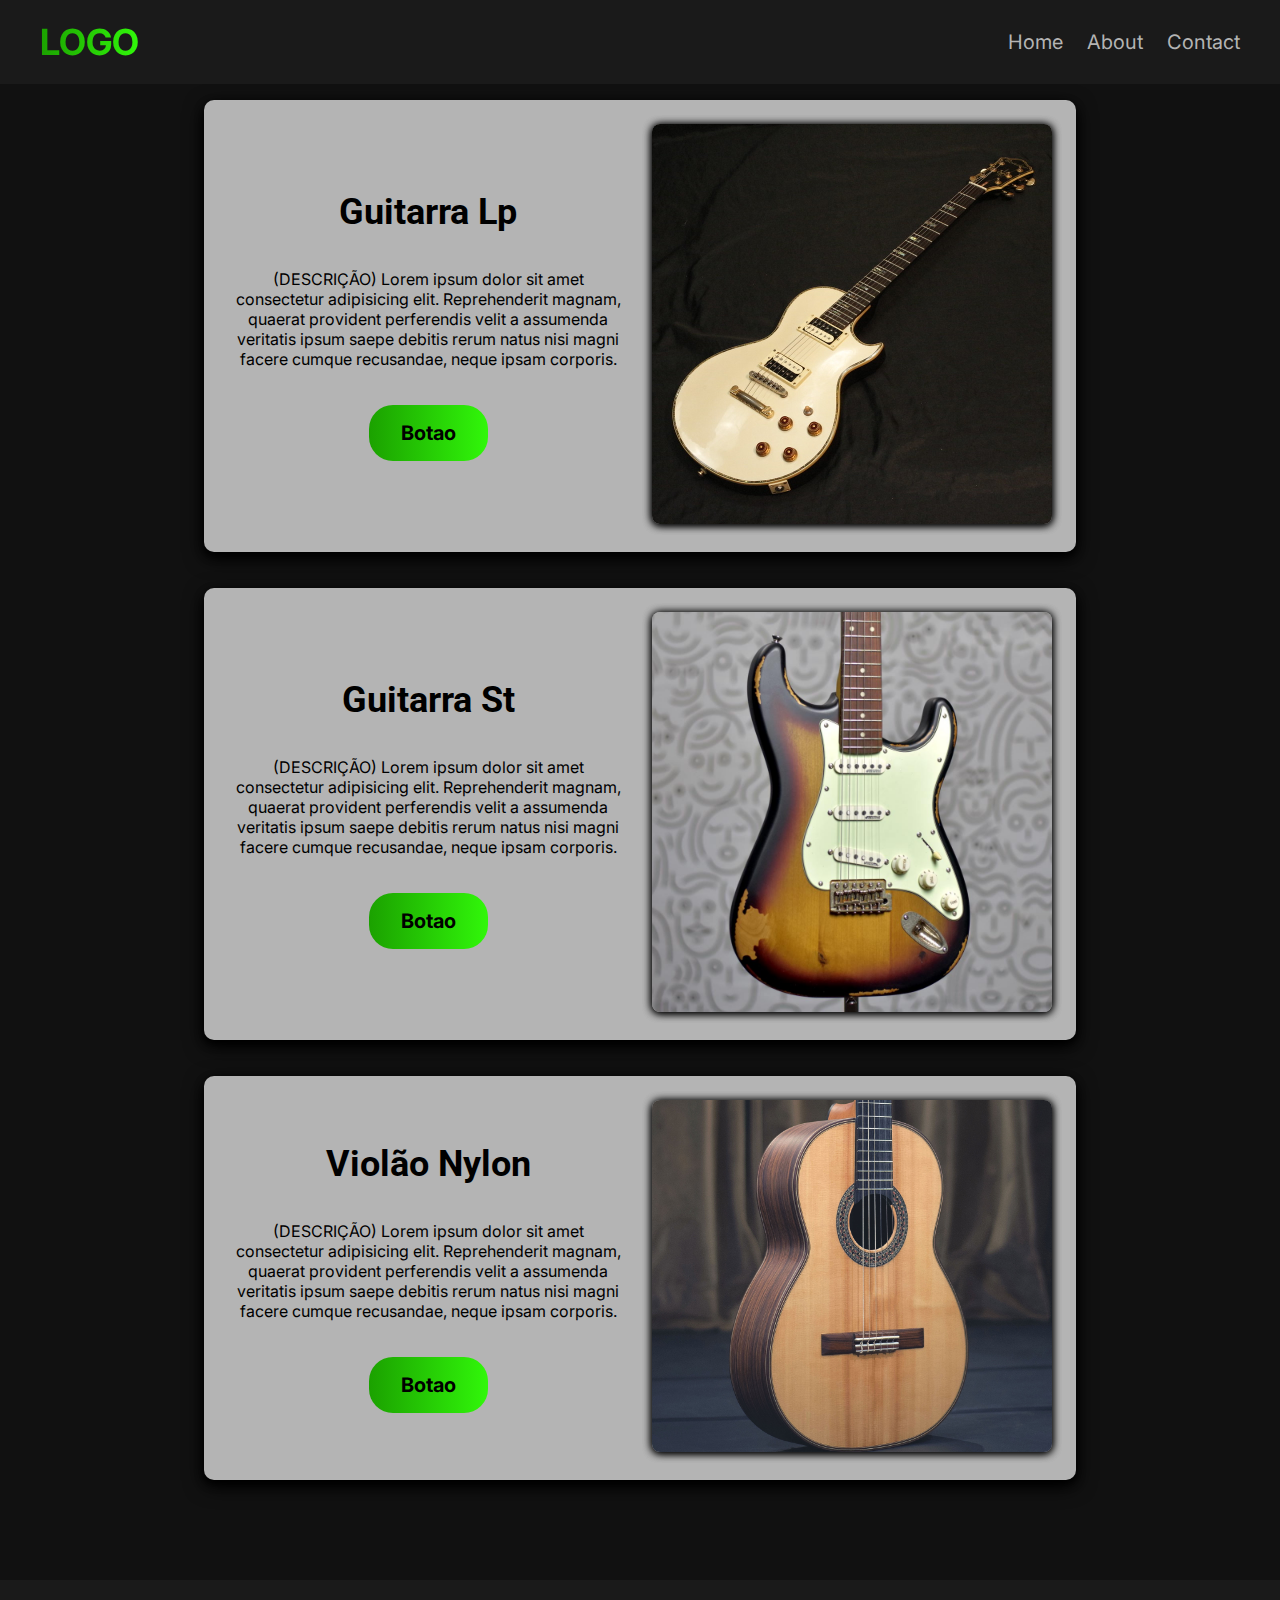
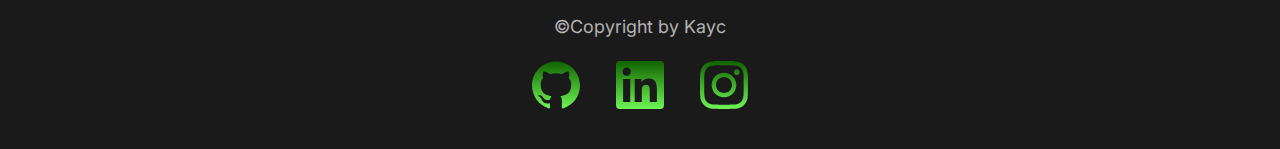
<file: index.html>
<!DOCTYPE html>
<html lang="pt-br">
<head>
    <meta charset="UTF-8">
    <meta http-equiv="X-UA-Compatible" content="IE=edge">
    <meta name="viewport" content="width=device-width, initial-scale=1.0">
    <title>Aula HTML</title>
    <link rel="stylesheet" href="./style.css">
</head>
<body>
    <header id="navigation">
        <a class="logo" href="">LOGO</a>
        <nav class="menu-desktop">
            <ul class="menu">
                <li><a href="">Home</a></li>
                <li><a href="">About</a></li>
                <li><a href="">Contact</a></li>
            </ul>
        </nav>
        <nav class="menu-responsive">
            <button id="open-menu" aria-label="Abrir Menu" onclick="openMenu()"><img src="./assets/icons/open-menu.svg" alt=""></button>
            <ul id="menu" class="menu">
                <button id="close-menu" aria-label="Abrir Menu" onclick="closeMenu()"><img src="./assets/icons/close-menu.svg" alt=""></button>
                <div class="menu-content">
                    <span class="border"></span>
                    <li><a onclick="closeMenu()" href="">Home</a></li>
                    <span class="border"></span>
                    <li><a onclick="closeMenu()" href="">About</a></li>
                    <span class="border"></span>
                    <li><a onclick="closeMenu()" href="">Contact</a></li>
                    <span class="border"></span>
                </div>
            </ul>
        </nav>
    </header>

    <section id="cards">
        <div class="card">
            <div class="content-column-a">
                <h2>Guitarra Lp</h2>
                <p>(DESCRIÇÃO) Lorem ipsum dolor sit amet consectetur adipisicing elit. Reprehenderit magnam, quaerat provident perferendis velit a assumenda veritatis ipsum saepe debitis rerum natus nisi magni facere cumque recusandae, neque ipsam corporis.</p>
                <a href="#">Botao</a>
            </div>
            <div class="content-column-b">
                <img src="./assets/instruments/lespaul.jpg" alt="imagem de uma guitarra lespaul de cor bege">
            </div>
        </div>
        <div class="card">
            <div class="content-column-a">
                <h2>Guitarra St</h2>
                <p>(DESCRIÇÃO) Lorem ipsum dolor sit amet consectetur adipisicing elit. Reprehenderit magnam, quaerat provident perferendis velit a assumenda veritatis ipsum saepe debitis rerum natus nisi magni facere cumque recusandae, neque ipsam corporis.</p>
                <a href="#">Botao</a>
            </div>
            <div class="content-column-b">
                <img src="./assets/instruments/stratocaster.jpg" alt="imagem de uma guitarra stratocaster de cor de madeira">
            </div>
        </div>
        <div class="card">
            <div class="content-column-a">
                <h2>Violão Nylon</h2>
                <p>(DESCRIÇÃO) Lorem ipsum dolor sit amet consectetur adipisicing elit. Reprehenderit magnam, quaerat provident perferendis velit a assumenda veritatis ipsum saepe debitis rerum natus nisi magni facere cumque recusandae, neque ipsam corporis.</p>
                <a href="#">Botao</a>
            </div>
            <div class="content-column-b">
                <img src="./assets/instruments/violao.jpg" alt="imagem de um violão de nylon">
            </div>
        </div>
    </section>

    <footer>
        <p>©Copyright by Kayc</p>
        <div class="social-links">
            <a href="https://github.com/kaycso" target="_blank"><img src="./assets/icons/github.svg" alt="icone do github"></a>
            <a href="https://www.linkedin.com/in/kayc-oliveira-3b6456234/" target="_blank"><img src="./assets/icons/linkedin.svg" alt="icone do linkedin"></a>
            <a href="https://www.instagram.com/kaycso/" target="_blank"><img src="./assets/icons/instagram.svg" alt="icone do instagram"></a>
        </div>
    </footer>

    <script src="./main.js"></script>
</body>
</html>
</file>
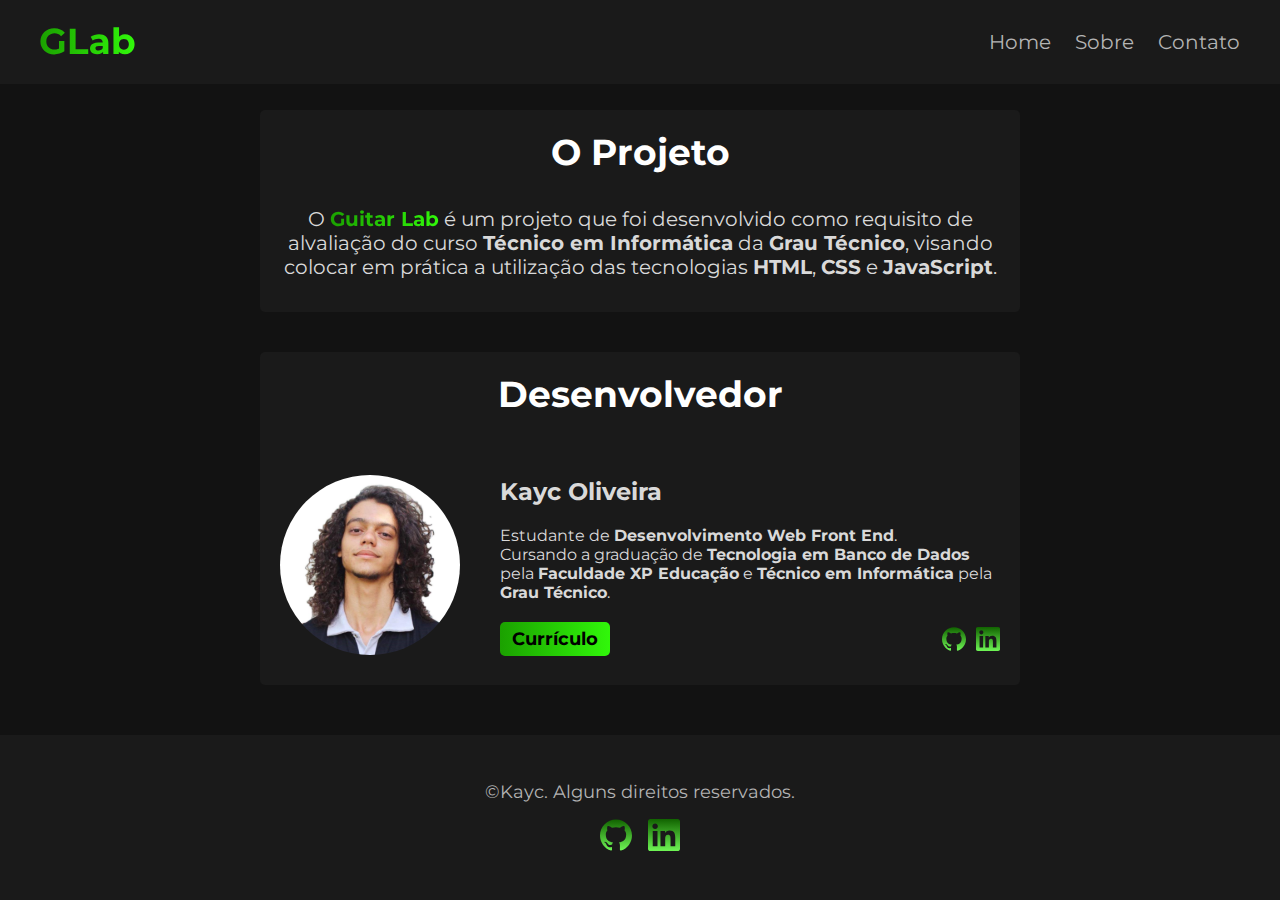
<file: content/about.html>
<!DOCTYPE html>
<html lang="en">
<head>
    <meta charset="UTF-8">
    <meta name="viewport" content="width=device-width, initial-scale=1.0">
    <title>Guitar Lab | About</title>
    <link rel="shortcut icon" href="../assets/favicon.svg" type="image/x-icon">
    <link rel="stylesheet" href="../css/about.css">
</head>
<body>
    <div class="grid">
        <header id="navigation">
            <a class="logo" href="">
                <img src="../assets/GLabLogo.svg" alt="Logo Guitar Lab">
            </a>
            <nav class="menu-desktop">
                <ul class="menu">
                    <li><a href="./home.html">Home</a></li>
                    <li><a href="./about.html">Sobre</a></li>
                    <li><a href="./contact.html">Contato</a></li>
                </ul>
            </nav>
            <nav class="menu-responsive">
                <button id="open-menu" aria-label="Abrir Menu" onclick="openMenu()"><img src="../assets/icons/open-menu.svg" alt=""></button>
                <ul id="menu" class="menu">
                    <button id="close-menu" aria-label="Abrir Menu" onclick="closeMenu()"><img src="../assets/icons/close-menu.svg" alt=""></button>
                    <div class="menu-content">
                        <span class="border"></span>
                        <li><a onclick="closeMenu()" href="./home.html">Home</a></li>
                        <span class="border"></span>
                        <li><a onclick="closeMenu()" href="./about.html">Sobre</a></li>
                        <span class="border"></span>
                        <li><a onclick="closeMenu()" href="./contact.html">Contato</a></li>
                        <span class="border"></span>
                    </div>
                </ul>
            </nav>
        </header>
    
        <main>
            <section id="project">
                <h2>O Projeto</h2>
                <p>O <span class="project-name">Guitar Lab</span> é um projeto que foi desenvolvido como requisito de alvaliação do curso <span>Técnico em Informática</span> da <span>Grau Técnico</span>, visando colocar em prática a utilização das tecnologias <span>HTML</span>, <span>CSS</span> e <span>JavaScript</span>.</p>
            </section>
    
            <section id="developer">
                <h2>Desenvolvedor</h2>
                <div class="content-container">
                    <div class="content-img">
                        <img src="../assets/img/photo.svg" alt="minha foto">
                    </div>
                    <div class="content">
                        <h3>Kayc Oliveira</h3>
                        <p>Estudante de <span>Desenvolvimento Web Front End</span>. <br>Cursando a graduação de <span>Tecnologia em Banco de Dados</span> pela <span>Faculdade XP Educação</span> e <span>Técnico em Informática</span> pela <span>Grau Técnico</span>.</p>
                        <div class="content-links">
                            <a href="">Currículo</a>
                            <div class="social">
                                <img src="../assets/icons/github.svg" alt="link para perfil no github">
                                <img src="../assets/icons/linkedin.svg" alt="link para perfil no linkedin">
                            </div>
                        </div>
                    </div>
                </div>
            </section>
        </main>
    
        <footer>
            <p>©Kayc. Alguns direitos reservados.</p>
            <div class="social-links">
                <a href="https://github.com/kaycso" target="_blank"><img src="../assets/icons/github.svg" alt="icone do github"></a>
                <a href="https://www.linkedin.com/in/kayc-oliveira-3b6456234/" target="_blank"><img src="../assets/icons/linkedin.svg" alt="icone do linkedin"></a>
            </div>
        </footer>
    </div>
    
    <script src="../script/menu.js"></script>
</body>
</html>
</file>
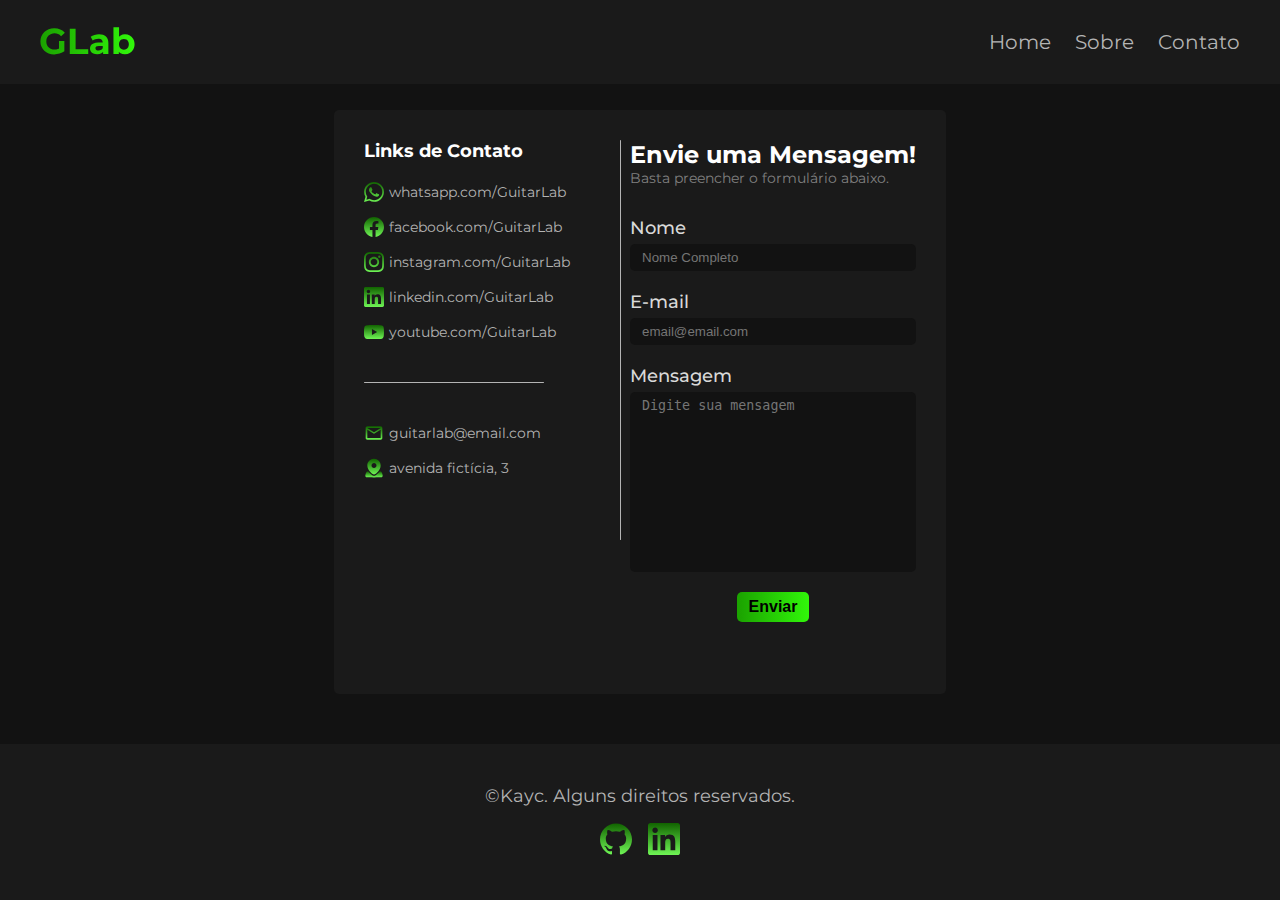
<file: content/contact.html>
<!DOCTYPE html>
<html lang="en">
<head>
    <meta charset="UTF-8">
    <meta name="viewport" content="width=device-width, initial-scale=1.0">
    <title>Guitar Lab | Contact</title>
    <link rel="shortcut icon" href="../assets/favicon.svg" type="image/x-icon">
    <link rel="stylesheet" href="../css/contact.css">
</head>
<body>
    <div class="grid">
        <header id="navigation">
            <a class="logo" href="">
                <img src="../assets/GLabLogo.svg" alt="Logo Guitar Lab">
            </a>
            <nav class="menu-desktop">
                <ul class="menu">
                    <li><a href="./home.html">Home</a></li>
                    <li><a href="./about.html">Sobre</a></li>
                    <li><a href="./contact.html">Contato</a></li>
                </ul>
            </nav>
            <nav class="menu-responsive">
                <button id="open-menu" aria-label="Abrir Menu" onclick="openMenu()"><img src="../assets/icons/open-menu.svg" alt=""></button>
                <ul id="menu" class="menu">
                    <button id="close-menu" aria-label="Abrir Menu" onclick="closeMenu()"><img src="../assets/icons/close-menu.svg" alt=""></button>
                    <div class="menu-content">
                        <span class="border"></span>
                        <li><a onclick="closeMenu()" href="./home.html">Home</a></li>
                        <span class="border"></span>
                        <li><a onclick="closeMenu()" href="./about.html">Sobre</a></li>
                        <span class="border"></span>
                        <li><a onclick="closeMenu()" href="./contact.html">Contato</a></li>
                        <span class="border"></span>
                    </div>
                </ul>
            </nav>
        </header>
    
        <main>
            <div class="container">
                <section id="contactLinks">
                    <h3>Links de Contato</h3>
                    <div class="contact-content-container">
                        <a href="" class="contact-content">
                            <img src="../assets/icons/whatsapp.svg" alt="">
                            <p>whatsapp.com/GuitarLab</p>
                        </a>
                        <a href="" class="contact-content">
                            <img src="../assets/icons/facebook.svg" alt="">
                            <p>facebook.com/GuitarLab</p>
                        </a>
                        <a href="" class="contact-content">
                            <img src="../assets/icons/instagram.svg" alt="">
                            <p>instagram.com/GuitarLab</p>
                        </a>
                        <a href="" class="contact-content">
                            <img src="../assets/icons/linkedin.svg" alt="">
                            <p>linkedin.com/GuitarLab</p>
                        </a>
                        <a href="" class="contact-content">
                            <img src="../assets/icons/youtube.svg" alt="">
                            <p>youtube.com/GuitarLab</p>
                        </a>
                    </div>
                    <span class="divisor"></span>
                    <div class="contact-content-container">
                        <a href="" class="contact-content">
                            <img src="../assets/icons/email.svg" alt="">
                            <p>guitarlab@email.com</p>
                        </a>
                        <a href="" class="contact-content">
                            <img src="../assets/icons/location.svg" alt="">
                            <p>avenida fictícia, 3</p>
                        </a>
                    </div>
                </section>
        
                <section id="form">
                    <span class="divisor"></span>
                    <div class="title">
                        <h2>Envie uma Mensagem!</h2>
                        <p>Basta preencher o formulário abaixo.</p>
                    </div>
                    <form action="">
                        <div class="form-content">
                            <label for="name">Nome</label>
                            <input type="text" name="name" id="name" placeholder="Nome Completo">
                        </div>
                        <div class="form-content">
                            <label for="email">E-mail</label>
                            <input type="email" name="email" id="email" placeholder="email@email.com">
                        </div>
                        <div class="form-content">
                            <label for="msg">Mensagem</label>
                            <textarea name="msg" id="msg" cols="" rows="" placeholder="Digite sua mensagem"></textarea>
                        </div>
                        <button type="submit">Enviar</button>
                    </form>
                </section>
            </div>
        </main>
    
        <footer>
            <p>©Kayc. Alguns direitos reservados.</p>
            <div class="social-links">
                <a href="https://github.com/kaycso" target="_blank"><img src="../assets/icons/github.svg" alt="icone do github"></a>
                <a href="https://www.linkedin.com/in/kayc-oliveira-3b6456234/" target="_blank"><img src="../assets/icons/linkedin.svg" alt="icone do linkedin"></a>
            </div>
        </footer>
    </div>
    <script src="../script/menu.js"></script>
</body>
</html>
</file>
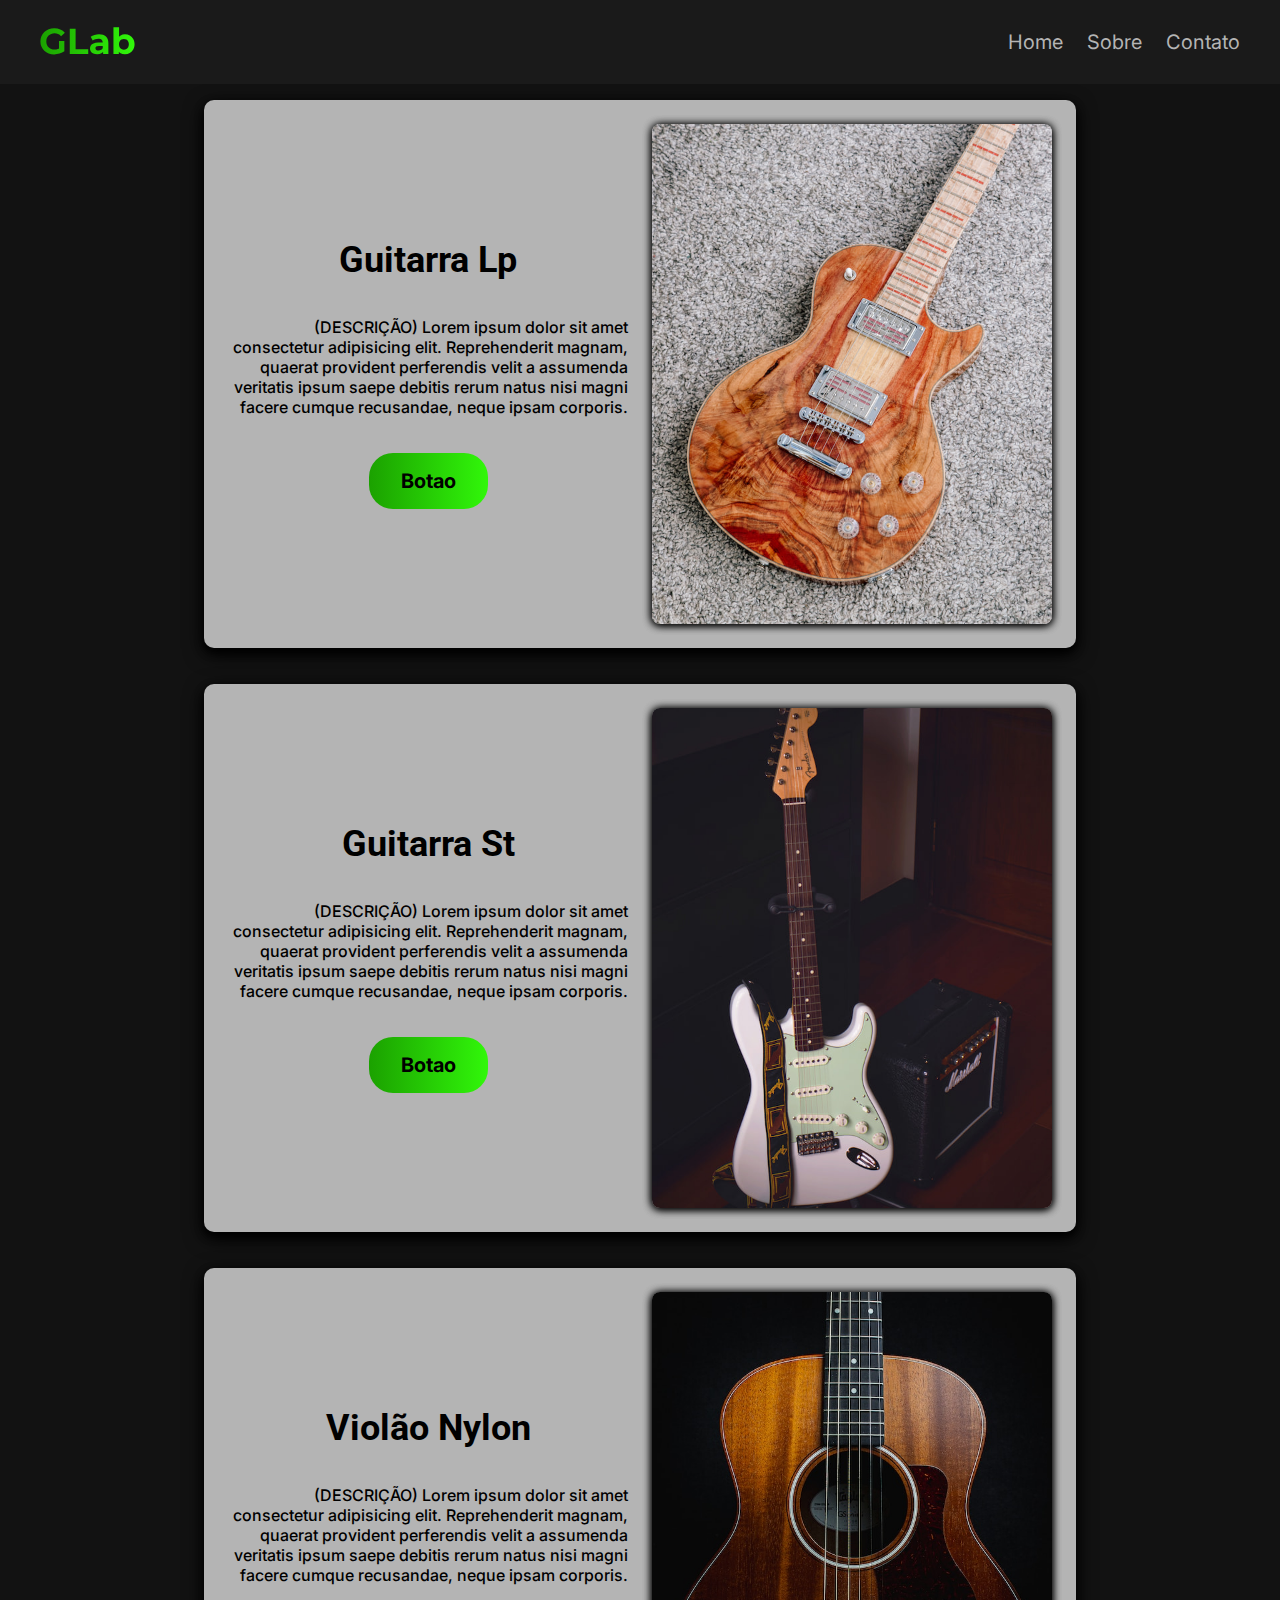
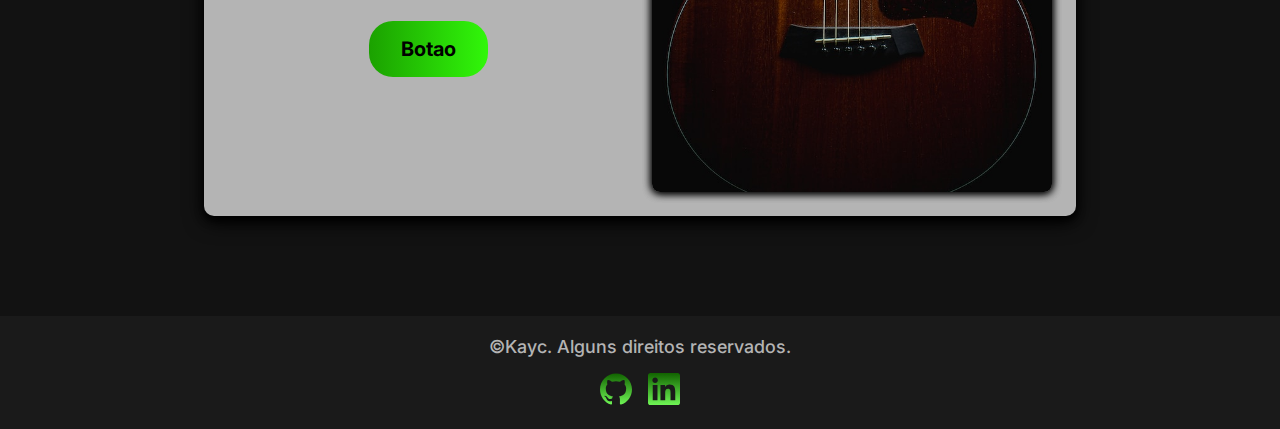
<file: content/home.html>
<!DOCTYPE html>
<html lang="pt-br">
<head>
    <meta charset="UTF-8">
    <meta http-equiv="X-UA-Compatible" content="IE=edge">
    <meta name="viewport" content="width=device-width, initial-scale=1.0">
    <title>Guitar Lab</title>
    <link rel="shortcut icon" href="../assets/favicon.svg" type="image/x-icon">
    <link rel="stylesheet" href="../css/home.css">
</head>
<body>
    <header id="navigation">
        <a class="logo" href="">
            <img src="../assets/GLabLogo.svg" alt="Logo Guitar Lab">
        </a>
        <nav class="menu-desktop">
            <ul class="menu">
                <li><a href="./home.html">Home</a></li>
                <li><a href="./about.html">Sobre</a></li>
                <li><a href="./contact.html">Contato</a></li>
            </ul>
        </nav>
        <nav class="menu-responsive">
            <button id="open-menu" aria-label="Abrir Menu" onclick="openMenu()"><img src="../assets/icons/open-menu.svg" alt=""></button>
            <ul id="menu" class="menu">
                <button id="close-menu" aria-label="Abrir Menu" onclick="closeMenu()"><img src="../assets/icons/close-menu.svg" alt=""></button>
                <div class="menu-content">
                    <span class="border"></span>
                    <li><a onclick="closeMenu()" href="./home.html">Home</a></li>
                    <span class="border"></span>
                    <li><a onclick="closeMenu()" href="./about.html">Sobre</a></li>
                    <span class="border"></span>
                    <li><a onclick="closeMenu()" href="./contact.html">Contato</a></li>
                    <span class="border"></span>
                </div>
            </ul>
        </nav>
    </header>

    <main>
        <section id="cards">
            <div class="card">
                <div class="content-column-a">
                    <h2>Guitarra Lp</h2>
                    <p>(DESCRIÇÃO) Lorem ipsum dolor sit amet consectetur adipisicing elit. Reprehenderit magnam, quaerat provident perferendis velit a assumenda veritatis ipsum saepe debitis rerum natus nisi magni facere cumque recusandae, neque ipsam corporis.</p>
                    <a href="#">Botao</a>
                </div>
                <div class="content-column-b">
                    <img src="../assets/img/instruments/lespaul.jpg" alt="imagem de uma guitarra lespaul de cor bege">
                </div>
            </div>
            <div class="card">
                <div class="content-column-a">
                    <h2>Guitarra St</h2>
                    <p>(DESCRIÇÃO) Lorem ipsum dolor sit amet consectetur adipisicing elit. Reprehenderit magnam, quaerat provident perferendis velit a assumenda veritatis ipsum saepe debitis rerum natus nisi magni facere cumque recusandae, neque ipsam corporis.</p>
                    <a href="#">Botao</a>
                </div>
                <div class="content-column-b">
                    <img src="../assets/img/instruments/stratocaster.jpg" alt="imagem de uma guitarra stratocaster de cor de madeira">
                </div>
            </div>
            <div class="card">
                <div class="content-column-a">
                    <h2>Violão Nylon</h2>
                    <p>(DESCRIÇÃO) Lorem ipsum dolor sit amet consectetur adipisicing elit. Reprehenderit magnam, quaerat provident perferendis velit a assumenda veritatis ipsum saepe debitis rerum natus nisi magni facere cumque recusandae, neque ipsam corporis.</p>
                    <a href="#">Botao</a>
                </div>
                <div class="content-column-b">
                    <img src="../assets/img/instruments/violao.jpg" alt="imagem de um violão de nylon">
                </div>
            </div>
        </section>
    </main>

    <footer>
        <p>©Kayc. Alguns direitos reservados.</p>
        <div class="social-links">
            <a href="https://github.com/kaycso" target="_blank"><img src="../assets/icons/github.svg" alt="icone do github"></a>
            <a href="https://www.linkedin.com/in/kayc-oliveira-3b6456234/" target="_blank"><img src="../assets/icons/linkedin.svg" alt="icone do linkedin"></a>
        </div>
    </footer>

    <script src="../script/menu.js"></script>
</body>
</html>
</file>
<file: style.css>
@import url('https://fonts.googleapis.com/css2?family=Inter:wght@400;500;600;700&family=Roboto:wght@400;500;700&display=swap');

* {
    margin: 0;
    padding: 0;
    box-sizing: border-box;
    color: #000;
    text-decoration: none;
    list-style: none;
}

body {
    background-color: #111;
    display: flex;
    flex-direction: column;
    align-items: center;
    min-height: 100vh;
    justify-content: center;
    font-family: 'Inter', sans-serif;
}

#open-menu,
#close-menu {
    background-color: transparent;
    border: none;
    cursor: pointer;
}

.menu-responsive {
    display: none;
}

/* ==== Navigation ============== */
#navigation {
    background-color: #1a1a1a;
    width: 100%;
    display: flex;
    justify-content: space-between;
    align-items: center;
    padding: 20px 40px;
    position: fixed;
    top: 0;
    z-index: 1;
}

#navigation .logo {
    font-size: 36px;
    font-weight: 700;
    color: transparent;
    background-image: linear-gradient(90deg, #1ba100, #31f70a);
    background-clip: text;
    -webkit-background-clip: text;
}

#navigation .menu {
    display: flex;
    gap: 24px;

}

#navigation .menu li a {
    color: #b4b4b4;
    font-size: 20px;
}

#navigation .menu li a:hover {
    color: transparent;
    background-image: linear-gradient(90deg, #1ba100, #31f70a);
    background-clip: text;
    -webkit-background-clip: text;
}

/* ==== SECTION CARDS =========== */
#cards {
    margin-block: 100px;
    margin-inline: 36px;
    display: flex;
    flex-direction: column;
    gap: 36px;
}

.card {
    display: flex;
    background-color: #b4b4b4;
    border-radius: 10px;
    max-width: max-content;
    padding: 24px;
    gap: 24px;
    box-shadow: 0 4px 8px 0 #000, 0 6px 20px 0 #000;
    transition: transform 200ms;
}

.card:hover {
    transform: scale(1.03);
}

.content-column-a {
    display: flex;
    flex-direction: column;
    gap: 36px;
    text-align: center;
    max-width: 400px;
    justify-content: center;
}

.content-column-a h2 {
    font-family: 'Roboto', sans-serif;
    font-size: 36px;
}

.content-column-a a {
    background-image: linear-gradient(90deg, #1ba100, #31f70a) ;
    padding: 16px 32px;
    border-radius: 24px;
    align-self: center;
    font-weight: 700;
    font-size: 20px;
}

.content-column-b {
    max-width: 400px;
}

.content-column-b img {
    max-width: 100%;
    box-shadow: 0 1px 8px 0 #000, 0 1px 8px 0 #000;
    border-radius: 8px;
}

/* ==== FOOTER ============ */
footer {
    background-color: #1a1a1a;
    width: 100%;
    text-align: center;
    padding: 36px;
    display: flex;
    flex-direction: column;
    gap: 24px;
}

footer p {
    color: #b4b4b4;
    font-size: 18px;
}

footer .social-links {
    display: flex;
    justify-content: center;
    gap: 36px;
}

/* MEDIA QUERIES */
@media (max-width: 840px) {
    #navigation {
        padding: 16px;
    }

    /* menu hidden */
    #navigation .menu-desktop {
        display: none;
    }

    #navigation .menu-responsive {
        display: block;
        position: relative;
    }

    #navigation .menu-responsive #menu {
        display: none;
    }

    /* ===== menu expanded =======*/
    body.expanded {
        overflow: hidden;
    }

    #navigation .menu-responsive #open-menu.expanded {
        display: none;
    }

    #navigation .menu-responsive #menu.expanded {
        background-color: #1a1a1a;
        display: flex;
        position: absolute;
        width: 100vw;
        height: 100vh;
        right: -16px;
        top: -38px;
        flex-direction: column;
        align-items: center;
        padding-top: 16px;
        gap: 0;
    }

    #navigation .menu-responsive #menu.expanded #close-menu {
        align-self: flex-end;
        margin-right: 16px;
    }

    #navigation .menu-responsive #menu.expanded .menu-content {
        display: flex;
        flex-direction: column;
        text-align: center;
        margin-top: 16px;
        width: 100%;
    }

    #navigation .menu-responsive #menu.expanded .menu-content span {
        display: block;
        width: 100%;
        height: 1px;
        background-color: #b4b4b4;
    }

    #navigation .menu-responsive #menu.expanded .menu-content  li {
        padding-block: 24px;
    }

    /* ===== Cards Section ======== */
    #cards {
        margin-inline: 16px;
    }

    .card {
        flex-direction: column-reverse;
    }

    .card:hover {
        transform: none;
    }
}
</file>
<file: css/about.css>
@import url("./generalStyles.css");


body {
    font-family: "montserrat", sans-serif;
    min-height: 100vh;
    position: relative;
}

main {
    margin-top: 110px;
    padding-inline: 20px;
    display: grid;
    justify-items: center;
    gap: 40px;
}

.grid {
    display: grid;
    min-height: 100vh;
    gap: 50px;
}

section {
    max-width: 760px;
}

section h2 {
    color: #fff;
    font-size: 36px;
}

/* ======= Section Project ========================== */
#project {
    background-color: var(--background-color);
    border-radius: 5px;
    padding: 20px;
    display: grid;
    justify-items: center;
    text-align: center;
    gap: 20px;
}

#project p {
    color: var(--text-color-1);
    font-size: 20px;
}

#project p span {
    font-weight: 700;
    color: inherit;
}

#project p .project-name {
    color: transparent;
    background-image: var(--gradient);
    background-clip: text;
    -webkit-background-clip: text;
}

/* ======= Section Developer =========================== */
#developer {
    background-color: var(--background-color);
    border-radius: 5px;
    display: grid;
    justify-items: center;
    gap: 40px;
    padding: 20px;
}

#developer .content-container {
    display: flex;
    gap: 40px;
    align-items: center;
}

#developer .content-container .content-img img {
    width: 180px;
}

#developer .content-container .content {
    display: grid;
    gap: 20px;
}

#developer .content-container .content h3 {
    font-size: 24px;
    font-weight: 700;
    color: var(--text-color-1);
}

#developer .content-container .content p {
    font-size: 16px;
    color: var(--text-color-1);
}

#developer .content-container .content p span {
    color: inherit;
    font-weight: 700;
}

#developer .content-container .content .content-links {
    display: flex;
    align-items: center;
    justify-content: space-between;
}

#developer .content-container .content .content-links a {
    padding: 6px 12px;
    font-size: 18px;
    font-weight: 700;
    background-image: var(--gradient);
    border-radius: 5px;
}

#developer .content-container .content .content-links .social {
    display: flex;
    gap: 10px;
}

#developer .content-container .content .content-links .social img {
    width: 24px;
}

@media (max-width: 650px) {
    section h2 {
        font-size: 32px;
    }

    #developer {
        gap: 24px;
    }

    #developer .content-container {
        display: grid;
        justify-items: center;
        text-align: center;
        gap: 10px;
    }

    #developer .content-container .content {
        justify-items: center;
        gap: 20px;
    }

    #developer .content-container .content h3 {
        font-size: 20px;
    }
    
    #developer .content-container .content p {
        font-size: 14px;
    }

    #developer .content-container .content .content-links {
        display: grid;
        justify-items: center;
        gap: 15px;
    }
}
</file>
<file: css/contact.css>
@import url("./generalStyles.css");

body {
    font-family: 'montserrat', sans-serif;
    min-height: 100vh;
    position: relative;
}

.grid {
    display: grid;
    min-height: 100vh;
    gap: 50px;
}

main {
    display: grid;
}

.container {
    margin-top: 110px;
    margin-inline: 20px;
    display: flex;
    padding: 30px;
    background-color: var(--background-color);
    border-radius: 5px;
    justify-content: center;
    justify-self: center;
    gap: 60px;
}

#contactLinks {
    display: flex;
    flex-direction: column;
    gap: 20px;
}

#contactLinks h3 {
    font-size: 18px;
    color: #fff;
}

#contactLinks .contact-content-container {
    display: flex;
    flex-direction: column;
    gap: 15px;
}

#contactLinks .contact-content-container .contact-content {
    display: flex;
    align-items: center;
    gap: 5px;
}

#contactLinks .contact-content-container .contact-content img {
    width: 20px;
}

#contactLinks .contact-content-container .contact-content p {
    color: var(--text-color-2);
    font-size: 14px;
}

#contactLinks .divisor {
    width: 180px;
    height: 1px;
    background-color: var(--background-color-2);
    border-radius: 1px;
    margin-block: 20px;
}

/* ===== Section Form ============================================ */
#form {
    position: relative;
    display: flex;
    flex-direction: column;
    gap: 30px;
}

#form span {
    height: 400px;
    width: 1px;
    display: block;
    background-color: var(--background-color-2);
    position: absolute;
    left: -10px;
    border-radius: 1px;
}

#form .title h2 {
    color: #fff;
    font-size: 24px;
}

#form .title p {
    color: var(--text-color-3);
    font-size: 14px;
}

#form form {
    display: grid;
    gap: 20px;
}

#form .form-content {
    display: grid;
    gap: 5px;
}

#form .form-content label {
    color: var(--text-color-1);
    font-size: 18px;
    font-weight: 500;
}

#form .form-content input,
#form .form-content textarea {
    padding: 6px 12px;
    outline: none;
    border: none;
    border-radius: 5px;
    background-color: var(--background-color-body);
    color: #fff;
}

#form .form-content input:-webkit-autofill,
#form .form-content textarea:-webkit-autofill
#form .form-content input:-webkit-autofill:hover,
#form .form-content textarea:-webkit-autofill:hover
#form .form-content input:-webkit-autofill:focus,
#form .form-content textarea:-webkit-autofill:focus {
    -webkit-box-shadow: 0 0 0 100px var(--background-color-body) inset;
    -webkit-text-fill-color: #fff !important;
    transition: background-color 5000s ease-in-out 0s;
}

#form .form-content textarea {
    min-height: 180px;
    resize: none;
}

#form form button {
    padding: 6px 12px;
    background-image: var(--gradient);
    border: none;
    font-size: 16px;
    justify-self: center;
    border-radius: 5px;
    font-weight: 700;
}

@media (max-width: 650px) {
    .container {
        display: flex;
        flex-direction: column-reverse;
    }

    #form .divisor {
        /* rotate: 90deg; */
        left: 0px;
        bottom: -30px;
        width: 100%;
        height: 1px;
    }

    #contactLinks h3 {
        text-align: center;
    }

    #contactLinks .divisor {
        width: 100%;
    }
}
</file>
<file: css/home.css>
@import url("./generalStyles.css");

body {
    background-color: var(--background-color-body);
    display: flex;
    flex-direction: column;
    align-items: center;
    justify-content: center;
}

p {
    font-weight: 500;
}

/* ==== SECTION CARDS =========== */
#cards {
    margin-block: 100px;
    margin-inline: 36px;
    display: flex;
    flex-direction: column;
    gap: 36px;
}

.card {
    display: flex;
    background-color: var(--background-color-2);
    border-radius: 10px;
    max-width: max-content;
    padding: 24px;
    gap: 24px;
    box-shadow: 0 4px 8px 0 #000, 0 6px 20px 0 #000;
    transition: transform 200ms;
}

.card:hover {
    transform: scale(1.03);
}

.content-column-a {
    display: flex;
    flex-direction: column;
    gap: 36px;
    max-width: 400px;
    align-items: center;
    justify-content: center;
    text-align: end;
}

.content-column-a h2 {
    font-family: 'Roboto', sans-serif;
    font-size: 36px;
}

.content-column-a a {
    background-image: var(--gradient);
    padding: 16px 32px;
    border-radius: 24px;
    align-self: center;
    font-weight: 700;
    font-size: 20px;
}

.content-column-b {
    width: 400px;
    height: 500px;
}

.content-column-b img {
    width: 100%;
    height: 100%;
    box-shadow: 0 1px 8px 0 #000, 0 1px 8px 0 #000;
    border-radius: 8px;
    object-fit: cover;
    object-position: center;
}

/* MEDIA QUERIES */
@media (max-width: 840px) {
    #navigation {
        padding: 16px;
    }

    /* menu expanded hidden */
    #navigation .menu-desktop,
    #navigation .menu-responsive #menu {
        display: none;
    }

    #navigation .menu-responsive {
        display: block;
        position: relative;
    }

    /* ===== menu expanded =======*/
    body.expanded {
        overflow: hidden;
    }

    #navigation .menu-responsive #open-menu.expanded {
        display: none;
    }

    #navigation .menu-responsive #menu.expanded {
        background-color: var(--background-color);
        display: flex;
        position: absolute;
        width: 100vw;
        height: 100vh;
        right: -16px;
        top: -38px;
        flex-direction: column;
        align-items: center;
        padding-top: 16px;
        gap: 0;
    }

    #navigation .menu-responsive #menu.expanded #close-menu {
        align-self: flex-end;
        margin-right: 16px;
    }

    #navigation .menu-responsive #menu.expanded .menu-content {
        display: flex;
        flex-direction: column;
        text-align: center;
        margin-top: 16px;
        width: 100%;
    }

    #navigation .menu-responsive #menu.expanded .menu-content span {
        display: block;
        width: 100%;
        height: 1px;
        background-color: var(--background-color-2);
    }

    #navigation .menu-responsive #menu.expanded .menu-content  li {
        padding-block: 24px;
    }

    /* ===== Cards Section ======== */
    #cards {
        margin-inline: 16px;
    }

    .card {
        flex-direction: column-reverse;
    }

    .content-column-a {
        text-align: center;
    }

    .card:hover {
        transform: none;
    }

    .content-column-b  {
        width: 100%;
        max-height: 100%;
    }
}
</file>
